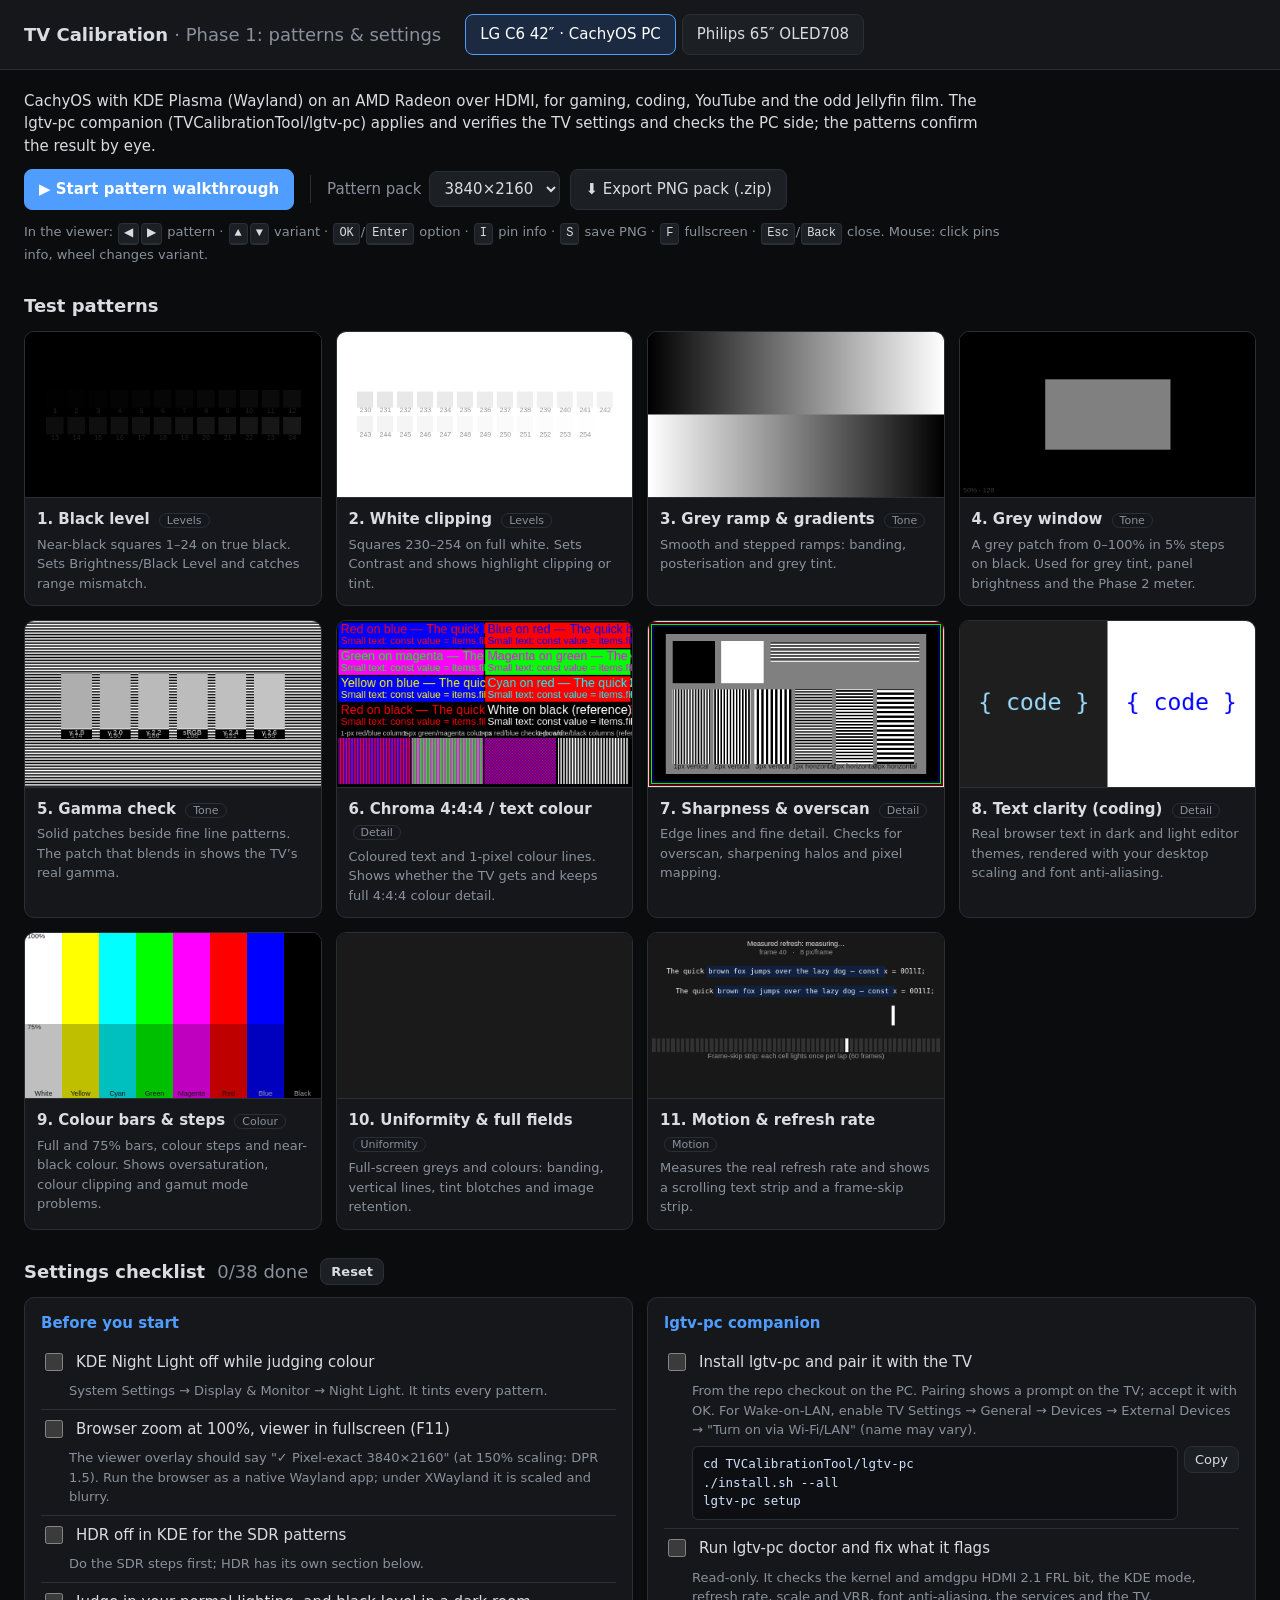
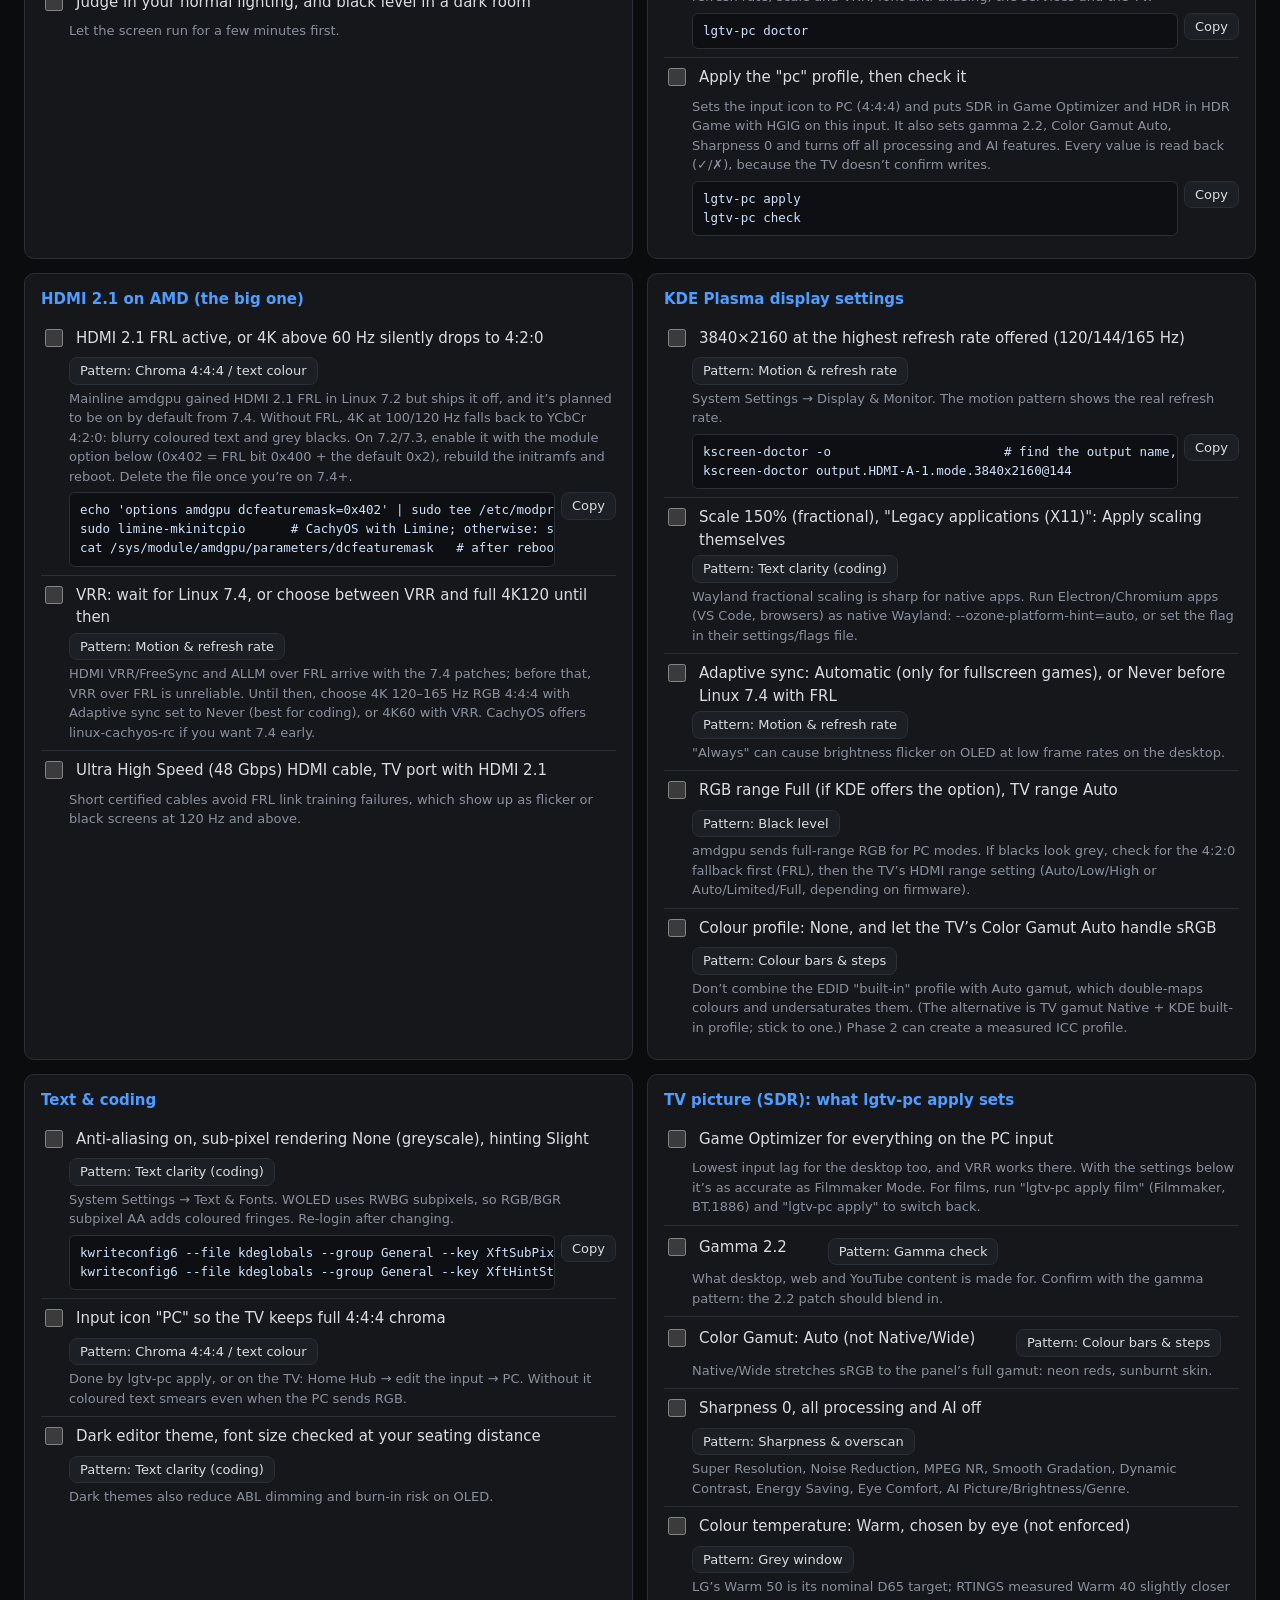
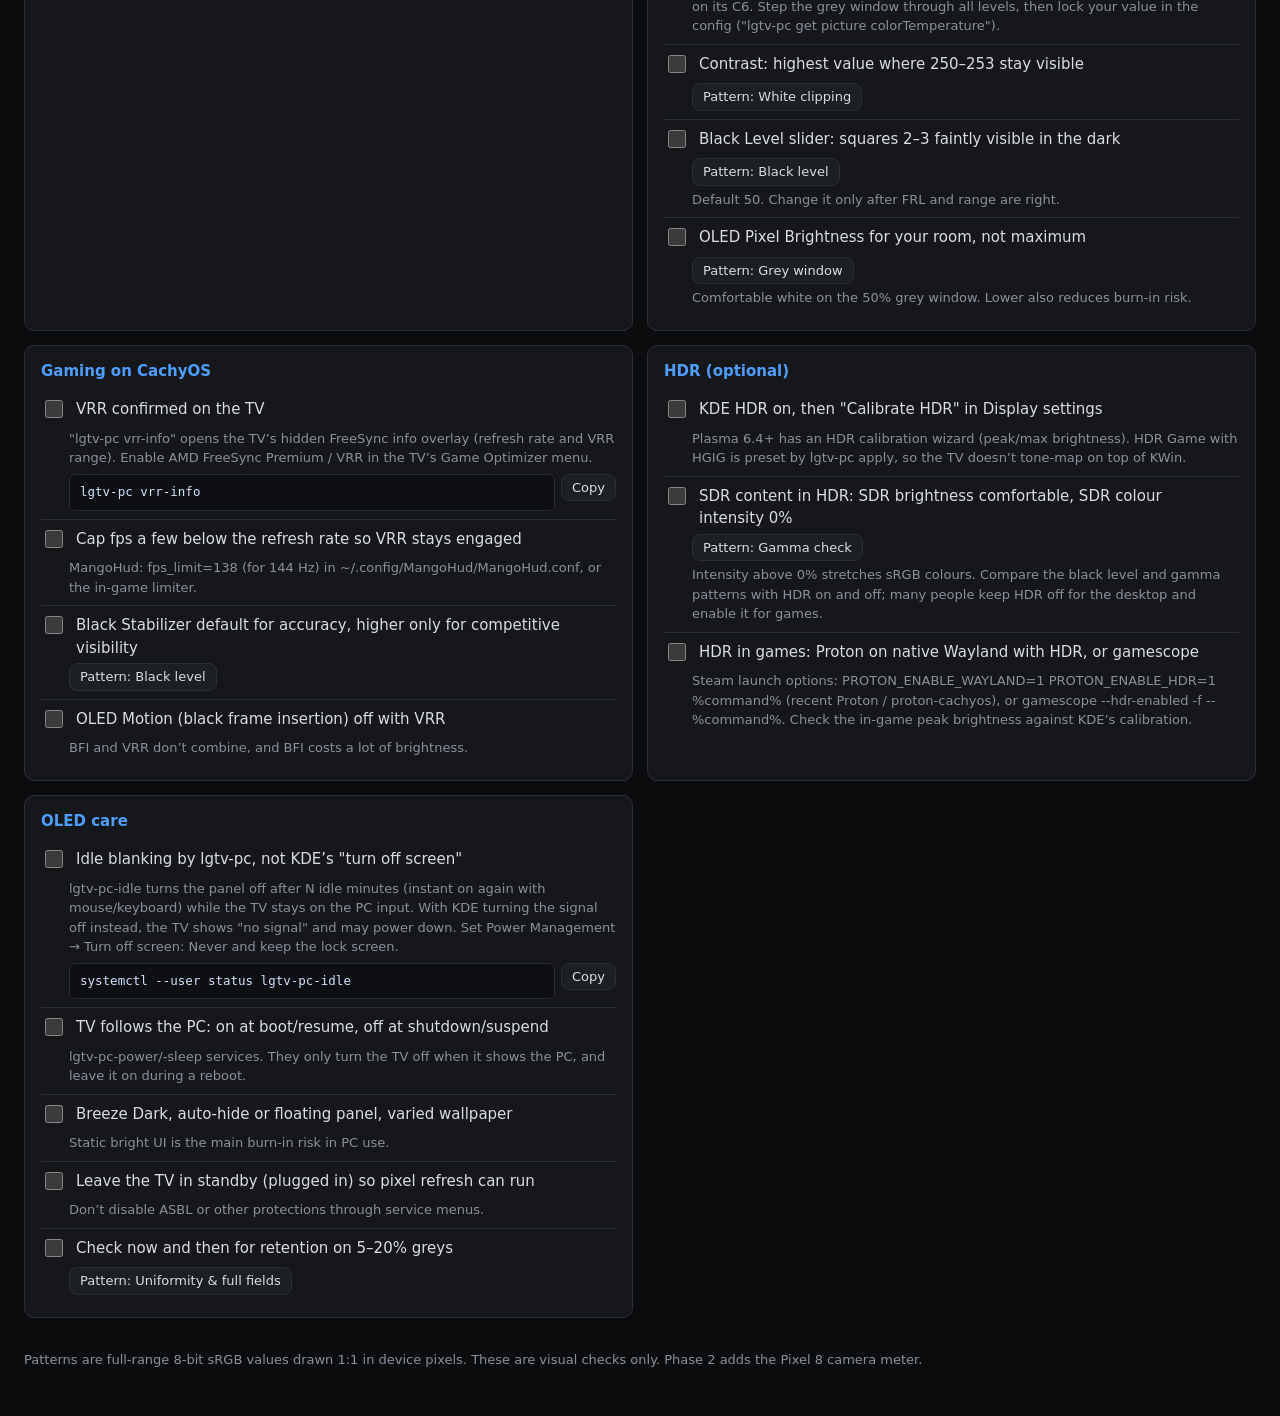
<file: TVCalibrationTool/index.html>
<!doctype html>
<html lang="en">
<head>
<meta charset="utf-8">
<meta name="viewport" content="width=device-width, initial-scale=1">
<meta name="color-scheme" content="dark">
<title>TV Calibration</title>
<link rel="stylesheet" href="css/style.css">
</head>
<body>
<header class="top">
  <div class="brand">TV Calibration <span class="muted">· Phase 1: patterns & settings</span></div>
  <nav class="devices" id="devices" aria-label="Device"></nav>
</header>

<main>
  <section class="intro">
    <p id="deviceBlurb"></p>
    <div class="actions">
      <button class="btn primary" id="startAll">▶ Start pattern walkthrough</button>
      <span class="sep"></span>
      <label class="inline">Pattern pack
        <select id="packRes">
          <option value="3840x2160">3840×2160</option>
          <option value="1920x1080">1920×1080</option>
        </select>
      </label>
      <button class="btn" id="exportPack">⬇ Export PNG pack (.zip)</button>
      <span class="status" id="packStatus"></span>
    </div>
    <p class="keys">In the viewer: <kbd>◀</kbd><kbd>▶</kbd> pattern · <kbd>▲</kbd><kbd>▼</kbd> variant · <kbd>OK</kbd>/<kbd>Enter</kbd> option · <kbd>I</kbd> pin info · <kbd>S</kbd> save PNG · <kbd>F</kbd> fullscreen · <kbd>Esc</kbd>/<kbd>Back</kbd> close. Mouse: click pins info, wheel changes variant.</p>
  </section>

  <h2>Test patterns</h2>
  <section class="grid" id="patternGrid"></section>

  <h2>Settings checklist <span class="muted" id="checkProgress"></span> <button class="btn small" id="resetChecks">Reset</button></h2>
  <section id="checklist"></section>

  <footer class="muted">Patterns are full-range 8-bit sRGB values drawn 1:1 in device pixels. These are visual checks only. Phase 2 adds the Pixel 8 camera meter.</footer>
</main>

<script src="js/patterns.js"></script>
<script src="js/checklists.js"></script>
<script src="js/zip.js"></script>
<script src="js/viewer.js"></script>
<script src="js/main.js"></script>
</body>
</html>
</file>
<file: TVCalibrationTool/css/style.css>
/* Dark UI on purpose: this page is shown on the TVs being judged. */
:root {
  --bg: #0b0c0e;
  --panel: #15171b;
  --panel2: #1c1f24;
  --line: #2a2e35;
  --text: #d9dce1;
  --muted: #8a919c;
  --accent: #4f9dff;
  --ok: #57c78a;
  --warn: #ffb547;
}

* { box-sizing: border-box; }
[hidden] { display: none !important; }
html, body { margin: 0; background: var(--bg); color: var(--text); }
body { font: 15px/1.5 "Noto Sans", "Segoe UI", Roboto, Cantarell, system-ui, sans-serif; }
html.viewing, html.viewing body { overflow: hidden; }
.muted { color: var(--muted); font-weight: normal; }

.top {
  display: flex; flex-wrap: wrap; align-items: center; gap: 12px 24px;
  padding: 14px 24px; border-bottom: 1px solid var(--line); background: var(--panel);
  position: sticky; top: 0; z-index: 2;
}
.brand { font-size: 18px; font-weight: 600; }
.devices { display: flex; gap: 6px; flex-wrap: wrap; }

main { max-width: 1400px; margin: 0 auto; padding: 8px 24px 48px; }
h2 { font-size: 18px; margin: 28px 0 12px; display: flex; align-items: center; gap: 12px; flex-wrap: wrap; }
h3 { font-size: 15px; margin: 0 0 8px; color: var(--accent); }

.btn, .dev {
  font: inherit; color: var(--text); background: var(--panel2); border: 1px solid var(--line);
  border-radius: 8px; padding: 8px 14px; cursor: pointer;
}
.btn:hover, .dev:hover { border-color: #3d4450; }
.btn.primary { background: var(--accent); border-color: var(--accent); color: #fff; font-weight: 600; }
.btn.small { padding: 3px 10px; font-size: 13px; }
.btn:disabled { opacity: .5; cursor: progress; }
.dev.active { background: #1b2a40; border-color: var(--accent); color: #fff; }

/* Big focus ring for TV remotes */
button:focus-visible, input:focus-visible, select:focus-visible, .card:focus-visible {
  outline: 3px solid var(--accent); outline-offset: 2px;
}

.intro p { margin: 12px 0; max-width: 980px; }
.actions { display: flex; flex-wrap: wrap; align-items: center; gap: 10px; }
.actions .sep { width: 1px; height: 28px; background: var(--line); margin: 0 6px; }
.inline { display: inline-flex; align-items: center; gap: 8px; color: var(--muted); }
select { font: inherit; color: var(--text); background: var(--panel2); border: 1px solid var(--line); border-radius: 8px; padding: 7px 10px; }
.status { color: var(--muted); font-size: 13px; }
.keys { color: var(--muted); font-size: 13px; }
kbd {
  display: inline-block; min-width: 1.6em; text-align: center; padding: 0 5px; margin: 0 1px;
  border: 1px solid var(--line); border-bottom-width: 2px; border-radius: 4px; background: var(--panel2);
  font: 12px/1.6 Consolas, monospace; color: var(--text);
}

.grid { display: grid; grid-template-columns: repeat(auto-fill, minmax(280px, 1fr)); gap: 14px; }
.card {
  display: flex; flex-direction: column; text-align: left; padding: 0; overflow: hidden;
  font: inherit; color: inherit; background: var(--panel); border: 1px solid var(--line); border-radius: 10px; cursor: pointer;
}
.card:hover { border-color: #3d4450; }
.thumb { width: 100%; aspect-ratio: 16 / 9; display: block; background: #000; border-bottom: 1px solid var(--line); }
.card-body { display: flex; flex-direction: column; gap: 4px; padding: 10px 12px 12px; }
.card-title { font-weight: 600; }
.card-sum { color: var(--muted); font-size: 13px; }
.tag { font-size: 11px; font-weight: normal; color: var(--muted); border: 1px solid var(--line); border-radius: 99px; padding: 0 7px; margin-left: 4px; }

#checklist { display: grid; grid-template-columns: repeat(auto-fill, minmax(420px, 1fr)); gap: 14px; }
.sec { background: var(--panel); border: 1px solid var(--line); border-radius: 10px; padding: 14px 16px; }
.item { padding: 8px 0; border-top: 1px solid var(--line); }
.item:first-of-type { border-top: 0; }
.item label { display: inline-flex; gap: 10px; align-items: flex-start; cursor: pointer; margin-right: 8px; }
.item input { width: 18px; height: 18px; margin-top: 2px; accent-color: var(--accent); flex: none; }
.item.done .item-text { color: var(--muted); text-decoration: line-through; }
.item-detail { color: var(--muted); font-size: 13px; margin: 4px 0 0 28px; }
.item .btn.small { margin-left: 28px; margin-top: 4px; }
.cmd { display: flex; gap: 6px; align-items: flex-start; margin: 6px 0 0 28px; }
.cmd pre {
  flex: 1; min-width: 0; margin: 0; padding: 8px 10px; overflow-x: auto; white-space: pre;
  background: #0d0f12; border: 1px solid var(--line); border-radius: 6px;
  font: 12.5px/1.5 "JetBrains Mono", "Cascadia Mono", "Noto Sans Mono", "DejaVu Sans Mono", Consolas, monospace; color: #cfe3ff;
}
.cmd .btn.small { flex: none; margin: 0; }

footer { margin-top: 32px; font-size: 13px; }

@media (max-width: 640px) {
  main, .top { padding-left: 16px; padding-right: 16px; }
  #checklist { grid-template-columns: 1fr; }
}

/* ---------- viewer ---------- */
#viewer { position: fixed; inset: 0; z-index: 100; background: #000; cursor: none; overflow: hidden; }
#viewer.show-cursor { cursor: default; }
#viewer canvas { position: absolute; left: 0; top: 0; display: block; }
#viewer .v-dom { position: absolute; inset: 0; overflow: auto; }
.v-overlay {
  position: absolute; left: 24px; bottom: 24px; max-width: min(760px, calc(100% - 48px));
  background: rgba(10, 11, 13, .92); color: #e6e8eb; border: 1px solid #333a44; border-radius: 10px;
  padding: 14px 18px; font-size: 15px; line-height: 1.45;
  opacity: 0; transition: opacity .25s; pointer-events: none;
}
.v-overlay.on { opacity: 1; }
.v-title { font-size: 18px; font-weight: 600; }
.v-var { margin-top: 4px; color: #b9c6d6; }
.v-overlay ul { margin: 8px 0; padding-left: 20px; }
.v-overlay li { margin: 3px 0; }
.v-tip { border-left: 3px solid var(--accent); padding: 4px 10px; margin: 8px 0; color: #c7d2e0; background: rgba(79, 157, 255, .08); }
.v-foot { color: #9aa3ae; font-size: 13px; margin-top: 6px; }
.v-foot .ok { color: var(--ok); }
.v-foot .warn { color: var(--warn); }
.k { display: inline-block; border: 1px solid #444b55; border-radius: 4px; padding: 0 5px; font-size: 12px; color: #dfe3e8; }

/* text-clarity pattern (real HTML text) */
.tp-text { display: grid; grid-template-columns: 1fr 1fr; min-height: 100%; }
.tp-pane { padding: 24px 32px; }
.tp-dark { background: #1e1e1e; color: #d4d4d4; }
.tp-light { background: #ffffff; color: #1f1f1f; }
.tp-size { font: 12px "Noto Sans", "Segoe UI", sans-serif; opacity: .6; margin-top: 10px; }
.tp-code { font-family: "JetBrains Mono", "Hack", "Cascadia Code", "Noto Sans Mono", "DejaVu Sans Mono", Consolas, monospace; margin: 2px 0 6px; white-space: pre; line-height: 1.4; }
.tp-prose { font: 15px "Noto Sans", "Segoe UI", system-ui, sans-serif; margin-top: 16px; }
.tp-dark .tk-k { color: #569cd6; } .tp-dark .tk-f { color: #dcdcaa; } .tp-dark .tk-v { color: #9cdcfe; }
.tp-dark .tk-s { color: #ce9178; } .tp-dark .tk-c { color: #6a9955; } .tp-dark .tk-n { color: #b5cea8; } .tp-dark .tk-t { color: #4ec9b0; }
.tp-light .tk-k { color: #0000ff; } .tp-light .tk-f { color: #795e26; } .tp-light .tk-v { color: #001080; }
.tp-light .tk-s { color: #a31515; } .tp-light .tk-c { color: #008000; } .tp-light .tk-n { color: #098658; } .tp-light .tk-t { color: #267f99; }
</file>
